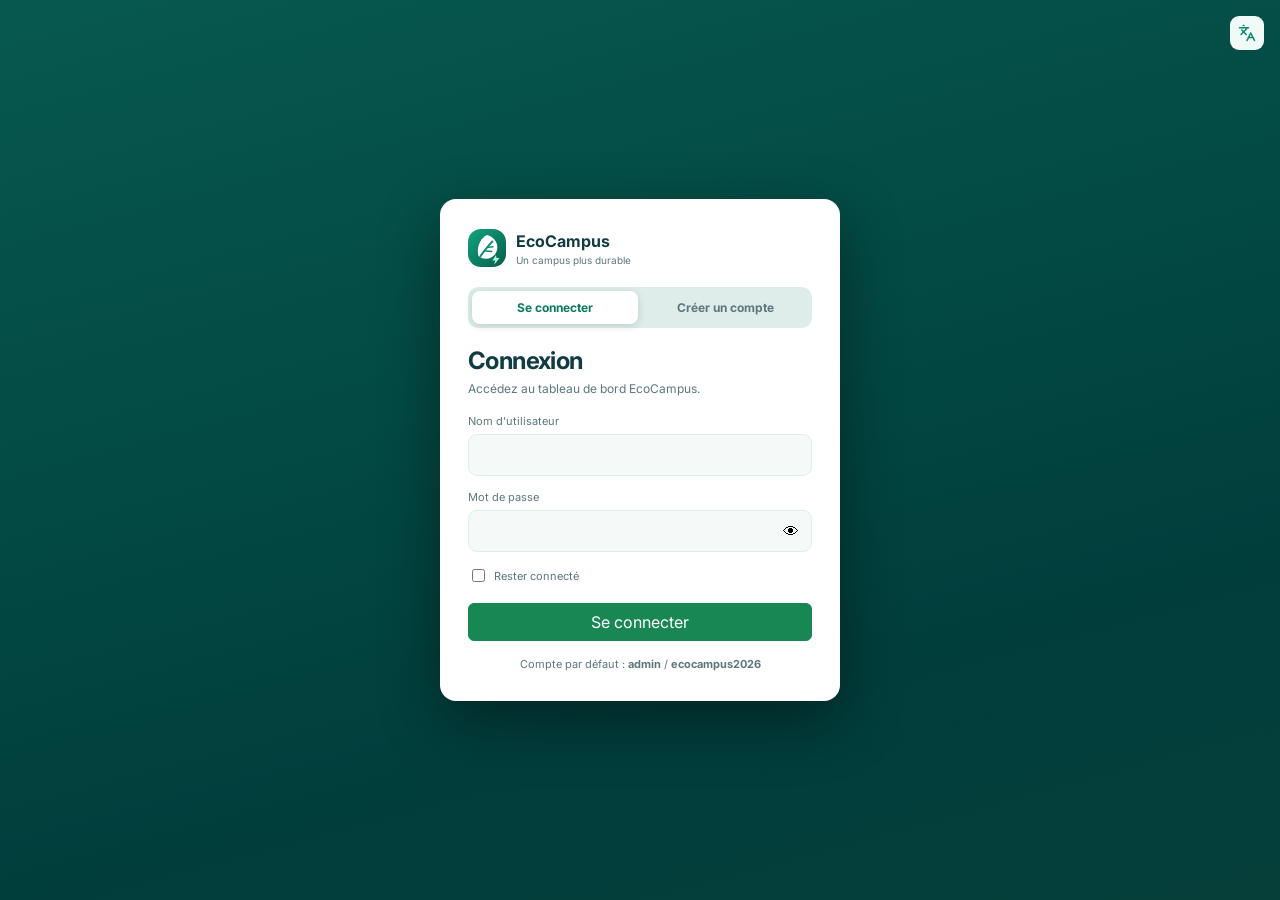
<file: index.html>
<!DOCTYPE html>
<html lang="fr">
  <head>
    <meta charset="UTF-8" />
    <meta name="viewport" content="width=device-width, initial-scale=1.0" />
    <title>EcoCampus — Tableau de bord</title>
    <link rel="icon" type="image/svg+xml" href="./images/favicon.svg" />
    <link rel="icon" type="image/png" sizes="48x48" href="./images/favicon.png" />
    <link rel="apple-touch-icon" href="./images/apple-touch-icon.png" />
    <link rel="stylesheet" href="./css/style.css" />
    <link rel="stylesheet" href="./css/bootstrap-buttons.css" />
    <script src="./js/i18n-dict.js"></script>
    <script src="./js/i18n.js"></script>
  </head>
  <body data-page="dashboard">
    <div class="app-shell">
      <aside class="sidebar">
        <a class="brand" href="index.html"
          ><span class="brand-icon"><img src="./images/logo.svg" alt="" /></span>
          <span><b>EcoCampus</b><small>Un campus plus durable</small></span></a
        >
        <nav class="nav">
          <a class="active" href="index.html"
            ><span
              ><svg
                class="icon"
                viewBox="0 0 24 24"
                fill="none"
                stroke="currentColor"
                stroke-width="2"
                stroke-linecap="round"
                stroke-linejoin="round"
                aria-hidden="true"
              >
                <rect x="3" y="3" width="7" height="9" rx="1" />
                <rect x="14" y="3" width="7" height="5" rx="1" />
                <rect x="14" y="12" width="7" height="9" rx="1" />
                <rect x="3" y="16" width="7" height="5" rx="1" /></svg></span
            >Tableau de bord</a
          ><a href="./pages/donnees.html"
            ><span
              ><svg
                class="icon"
                viewBox="0 0 24 24"
                fill="none"
                stroke="currentColor"
                stroke-width="2"
                stroke-linecap="round"
                stroke-linejoin="round"
                aria-hidden="true"
              >
                <ellipse cx="12" cy="5" rx="9" ry="3" />
                <path d="M3 5v14a9 3 0 0 0 18 0V5" />
                <path d="M3 12a9 3 0 0 0 18 0" /></svg></span
            >Données</a
          ><a href="./pages/graphique.html"
            ><span
              ><svg
                class="icon"
                viewBox="0 0 24 24"
                fill="none"
                stroke="currentColor"
                stroke-width="2"
                stroke-linecap="round"
                stroke-linejoin="round"
                aria-hidden="true"
              >
                <path d="M3 3v16a2 2 0 0 0 2 2h16" />
                <path d="M18 17V9" />
                <path d="M13 17V5" />
                <path d="M8 17v-3" /></svg></span
            >Graphiques</a
          ><a href="./pages/batiment.html"
            ><span
              ><svg
                class="icon"
                viewBox="0 0 24 24"
                fill="none"
                stroke="currentColor"
                stroke-width="2"
                stroke-linecap="round"
                stroke-linejoin="round"
                aria-hidden="true"
              >
                <path d="M6 22V4a2 2 0 0 1 2-2h8a2 2 0 0 1 2 2v18Z" />
                <path d="M6 12H4a2 2 0 0 0-2 2v6a2 2 0 0 0 2 2h2" />
                <path d="M18 9h2a2 2 0 0 1 2 2v9a2 2 0 0 1-2 2h-2" />
                <path d="M10 6h4" />
                <path d="M10 10h4" />
                <path d="M10 14h4" />
                <path d="M10 18h4" /></svg></span
            >Bâtiments</a
          ><a href="./pages/carte.html"><span><svg class="icon" viewBox="0 0 24 24" fill="none" stroke="currentColor" stroke-width="2" stroke-linecap="round" stroke-linejoin="round" aria-hidden="true"><path d="M20 10c0 6-8 12-8 12s-8-6-8-12a8 8 0 0 1 16 0Z" /><circle cx="12" cy="10" r="3" /></svg></span>Carte</a
          ><a href="./pages/parametres.html"
            ><span
              ><svg
                class="icon"
                viewBox="0 0 24 24"
                fill="none"
                stroke="currentColor"
                stroke-width="2"
                stroke-linecap="round"
                stroke-linejoin="round"
                aria-hidden="true"
              >
                <path
                  d="M12.22 2h-.44a2 2 0 0 0-2 2v.18a2 2 0 0 1-1 1.73l-.43.25a2 2 0 0 1-2 0l-.15-.08a2 2 0 0 0-2.73.73l-.22.38a2 2 0 0 0 .73 2.73l.15.1a2 2 0 0 1 1 1.72v.51a2 2 0 0 1-1 1.74l-.15.09a2 2 0 0 0-.73 2.73l.22.38a2 2 0 0 0 2.73.73l.15-.08a2 2 0 0 1 2 0l.43.25a2 2 0 0 1 1 1.73V20a2 2 0 0 0 2 2h.44a2 2 0 0 0 2-2v-.18a2 2 0 0 1 1-1.73l.43-.25a2 2 0 0 1 2 0l.15.08a2 2 0 0 0 2.73-.73l.22-.39a2 2 0 0 0-.73-2.73l-.15-.08a2 2 0 0 1-1-1.74v-.5a2 2 0 0 1 1-1.74l.15-.09a2 2 0 0 0 .73-2.73l-.22-.38a2 2 0 0 0-2.73-.73l-.15.08a2 2 0 0 1-2 0l-.43-.25a2 2 0 0 1-1-1.73V4a2 2 0 0 0-2-2z"
                />
                <circle cx="12" cy="12" r="3" /></svg></span
            >Paramètres</a
          ><a href="./pages/profil.html"
            ><span
              ><svg
                class="icon"
                viewBox="0 0 24 24"
                fill="none"
                stroke="currentColor"
                stroke-width="2"
                stroke-linecap="round"
                stroke-linejoin="round"
                aria-hidden="true"
              >
                <circle cx="12" cy="12" r="10" />
                <circle cx="12" cy="10" r="3" />
                <path
                  d="M7 20.66V19a2 2 0 0 1 2-2h6a2 2 0 0 1 2 2v1.66"
                /></svg></span
            >Mon profil</a
          >
        </nav>
        <div class="sidebar-bottom">
          <div class="campus-line">♧ ♧ ♧</div>
          <b>Ensemble pour un campus<br />plus durable</b>
        </div>
      </aside>
      <main class="main">
        <header class="topbar">
          <div class="mobile-brand">♻ EcoCampus</div>
          <label class="search"
            >⌕ <input placeholder="Rechercher un bâtiment, une ressource..."
          /></label>
          <div class="top-actions">
            <button class="icon-btn" title="Thème" id="themeToggle">☼</button
            ><button class="icon-btn" title="Notifications">♧</button
            ><span class="avatar">G</span
            ><span class="profile">Groupe DSI2</span>
          </div>
        </header>
        <section class="content">
          <div class="welcome hero">
            <div>
              <span class="eyebrow">TABLEAU DE BORD ÉCOLOGIQUE</span>
              <h1>Bienvenue sur EcoCampus</h1>
              <p>
                Suivez et optimisez la consommation énergétique<br />de vos
                bâtiments.
              </p>
              <a class="btn btn-light" href="./pages/graphique.html"
                >Explorer les statistiques →</a
              >
            </div>
          </div>
          <div class="metric-grid">
            <article class="metric green">
              <div class="metric-head">
                <span class="metric-icon">ϟ</span><span>Électricité</span>
              </div>
              <strong>0 <small>kWh</small></strong>
              <p class="muted">Chargement…</p>
            </article>
            <article class="metric blue">
              <div class="metric-head">
                <span class="metric-icon">♒</span><span>Eau</span>
              </div>
              <strong>0 <small>m³</small></strong>
              <p class="muted">Chargement…</p>
            </article>
            <article class="metric orange">
              <div class="metric-head">
                <span class="metric-icon">♨</span><span>Chauffage</span>
              </div>
              <strong>0 <small>kWh</small></strong>
              <p class="muted">Chargement…</p>
            </article>
            <article class="metric purple">
              <div class="metric-head">
                <span class="metric-icon">△</span><span>Anomalies</span>
              </div>
              <strong>0 <small>alertes</small></strong>
              <p class="muted">Bâtiments concernés</p>
            </article>
          </div>
          <div class="two-col">
            <article class="panel">
              <div class="panel-heading">
                <div>
                  <h2>Consommation globale du campus</h2>
                  <p>Évolution quotidienne des ressources</p>
                </div>
                <a href="./pages/graphique.html" class="text-link"
                  >Voir plus ↗</a
                >
              </div>
              <div class="chart-legend">
                <span class="dot green-dot">Électricité</span
                ><span class="dot blue-dot">Eau</span
                ><span class="dot orange-dot">Chauffage</span>
              </div>
              <div class="line-chart"></div>
            </article>
            <article class="panel alerts">
              <div class="panel-heading">
                <div>
                  <h2>Dernières alertes</h2>
                  <p>Événements nécessitant votre attention</p>
                </div>
                <span class="alert-count">0</span>
              </div>
              <div class="alert-item">
                <span class="alert-symbol">!</span>
                <div><b>Chargement…</b><small></small></div>
              </div>
              <a class="text-link" href="./pages/donnees.html"
                >Voir toutes les alertes →</a
              >
            </article>
          </div>
          <article class="panel quick-panel">
            <div class="panel-heading">
              <div>
                <h2>Accès rapide</h2>
                <p>Les outils essentiels en un clic</p>
              </div>
            </div>
            <div class="quick-grid">
              <a href="./pages/donnees.html"
                ><span class="quick-icon green-bg">▤</span
                ><b>Voir les données</b><small>Tableau complet</small></a
              >
              <a href="./pages/graphique.html"
                ><span class="quick-icon blue-bg">▥</span
                ><b>Voir les graphiques</b
                ><small>Analyses et tendances</small></a
              >
              <a href="./pages/batiment.html"
                ><span class="quick-icon mint-bg">▦</span
                ><b>Voir les bâtiments</b><small>Parc immobilier</small></a
              >
              <a href="./pages/parametres.html"
                ><span class="quick-icon purple-bg">⚙</span><b>Paramètres</b
                ><small>Configuration</small></a
              >
            </div>
          </article>
        </section>
        <footer class="footer">
          <span>♻ EcoCampus</span
          ><span>© 2026 EcoCampus · Tous droits réservés</span
          ><span><a href="#">Aide</a> · <a href="#">Contact</a></span>
        </footer>
      </main>
    </div>
    <script src="./js/script.js"></script>
  </body>
</html>
</file>
<file: css/style.css>
@import url("https://fonts.googleapis.com/css2?family=Inter:wght@400;500;600;700;800&display=swap");
:root {
  --ink: #123c43;
  --muted: #759097;
  --green: #087c62;
  --green2: #10ad82;
  --pale: #e9f8f2;
  --line: #dcefeb;
  --bg: #f5faf9;
  --panel: #fff;
  --shadow: 0 5px 22px rgba(14, 89, 79, 0.055);
}
* {
  box-sizing: border-box;
}
body {
  margin: 0;
  background: var(--bg);
  color: var(--ink);
  font-family: Inter, Arial, sans-serif;
  font-size: 13px;
}
a {
  color: inherit;
  text-decoration: none;
}
button,
input,
select {
  font: inherit;
}
button {
  cursor: pointer;
}
.app-shell {
  display: flex;
  min-height: 100vh;
}
.sidebar {
  width: 218px;
  flex: 0 0 218px;
  background: linear-gradient(165deg, #07594f, #003e3c 72%, #063f3a);
  color: #e9fffa;
  padding: 22px 13px 18px;
  display: flex;
  flex-direction: column;
  position: relative;
  overflow: hidden;
}
.sidebar:after {
  content: "";
  position: absolute;
  width: 230px;
  height: 230px;
  border: 1px solid #4bc6a355;
  border-radius: 50%;
  bottom: -145px;
  left: -70px;
  box-shadow: 0 0 0 18px #4bc6a311, 0 0 0 40px #4bc6a30b;
}
.brand {
  display: flex;
  align-items: center;
  gap: 10px;
  padding: 0 9px 29px;
  position: relative;
  z-index: 1;
}
.brand-icon {
  width: 38px;
  height: 38px;
  display: grid;
  place-items: center;
  border-radius: 13px;
  background: #b3f5d9;
  color: #087b60;
  font-size: 25px;
}
.brand b {
  display: block;
  font-size: 16px;
  letter-spacing: -0.4px;
}
.brand small {
  display: block;
  font-size: 9px;
  color: #a6d6ca;
  margin-top: 4px;
}
.nav {
  display: grid;
  gap: 7px;
  position: relative;
  z-index: 1;
}
.nav a {
  display: flex;
  align-items: center;
  gap: 12px;
  padding: 12px 11px;
  border-radius: 9px;
  color: #c0e5dc;
  font-size: 12px;
  transition: 0.2s;
}
.nav a span {
  display: inline-flex;
  width: 18px;
  height: 18px;
  flex-shrink: 0;
}
.icon {
  width: 100%;
  height: 100%;
}
.nav a:hover,
.nav a.active {
  background: linear-gradient(90deg, #0ab58a, #078d72);
  color: #fff;
  box-shadow: 0 5px 14px #001c1a30;
}
.sidebar-bottom {
  margin-top: auto;
  text-align: center;
  padding: 22px 0 3px;
  color: #b9e4d9;
  font-size: 10px;
  line-height: 1.7;
  position: relative;
  z-index: 1;
}
.campus-line {
  font-size: 30px;
  color: #6bd8ac;
  letter-spacing: 4px;
  margin-bottom: 7px;
}
.main {
  min-width: 0;
  flex: 1;
  display: flex;
  flex-direction: column;
}
.topbar {
  height: 67px;
  background: #fff;
  border-bottom: 1px solid #e4f0ed;
  display: flex;
  align-items: center;
  padding: 0 30px;
  gap: 24px;
  position: sticky;
  top: 0;
  z-index: 5;
}
.search {
  display: flex;
  align-items: center;
  gap: 10px;
  background: #f7fbfa;
  border: 1px solid #e3efed;
  border-radius: 9px;
  padding: 0 13px;
  color: #76a29a;
  min-width: 180px;
  height: 38px;
  flex: 1;
  max-width: 490px;
}
.search input {
  background: transparent;
  border: 0;
  outline: 0;
  width: 100%;
  color: var(--ink);
  font-size: 11px;
}
.top-actions {
  display: flex;
  align-items: center;
  gap: 12px;
  margin-left: auto;
}
.icon-btn {
  border: 0;
  background: #f0faf6;
  color: #0a886c;
  border-radius: 9px;
  width: 34px;
  height: 34px;
  font-size: 18px;
}
.avatar {
  display: grid;
  place-items: center;
  background: #e1f4ed;
  border: 2px solid #fff;
  box-shadow: 0 0 0 1px #cde7de;
  border-radius: 50%;
  width: 31px;
  height: 31px;
  color: #06775f;
  font-weight: 800;
}
.profile {
  font-size: 11px;
  font-weight: 700;
}
.mobile-brand {
  display: none;
}
.content {
  padding: 25px 30px 30px;
  flex: 1;
  max-width: 1600px;
  width: 100%;
  margin: 0 auto;
}
.eyebrow {
  font-size: 9px;
  letter-spacing: 1.2px;
  color: #159878;
  font-weight: 800;
}
.welcome {
  border-radius: 15px;
  min-height: 174px;
  padding: 24px 27px;
  display: flex;
  align-items: center;
  justify-content: space-between;
  overflow: hidden;
  position: relative;
}
.hero {
  background: linear-gradient(100deg, #064c45ed, #0a7867e8 55%, #19a77fbb),
    url("https://images.unsplash.com/photo-1497366754035-f200968a6e72?auto=format&fit=crop&w=1500&q=80")
      center/cover;
  color: #fff;
  box-shadow: 0 8px 25px #0a716027;
}
.hero h1 {
  font-size: 25px;
  letter-spacing: -0.8px;
  margin: 8px 0;
}
.hero p {
  font-size: 12px;
  line-height: 1.7;
  color: #ddf8ee;
  margin: 0 0 15px;
}
.hero .eyebrow {
  color: #a5f6d9;
}
.weather {
  width: 118px;
  height: 111px;
  border: 1px solid #ffffff55;
  background: #ffffffed;
  color: #15564e;
  border-radius: 12px;
  display: flex;
  align-items: center;
  justify-content: center;
  flex-direction: column;
  gap: 4px;
  box-shadow: 0 5px 18px #003c3533;
  text-align: center;
  flex-shrink: 0;
}
.weather span {
  font-size: 24px;
}
.weather small {
  font-size: 9px;
  color: #6a8983;
  text-align: center;
}
.weather strong {
  font-size: 21px;
}
.metric-grid {
  display: grid;
  grid-template-columns: repeat(4, minmax(0, 1fr));
  gap: 14px;
  margin: 17px 0;
}
.metric {
  background: var(--panel);
  border: 1px solid var(--line);
  border-radius: 13px;
  padding: 16px 17px;
  box-shadow: var(--shadow);
  min-width: 0;
}
.metric-head {
  display: flex;
  align-items: center;
  gap: 9px;
  font-size: 11px;
  color: #4f7774;
  font-weight: 700;
}
.metric-icon {
  display: grid;
  place-items: center;
  width: 31px;
  height: 31px;
  border-radius: 10px;
  background: #d9f8e9;
  color: #079b70;
  font-size: 21px;
}
.metric > strong {
  display: block;
  font-size: 23px;
  letter-spacing: -0.8px;
  margin: 10px 0 7px;
  color: #153f46;
}
.metric > strong small {
  font-size: 10px;
  letter-spacing: 0;
  color: #7b9995;
  font-weight: 500;
}
.positive {
  color: #08a276 !important;
}
.negative {
  color: #ef7a3d !important;
}
.muted {
  color: #879d9b !important;
}
.metric p {
  margin: 0;
  font-size: 11px;
  font-weight: 700;
}
.metric p span {
  font-size: 9px;
  color: #8aa19e;
  font-weight: 500;
  margin-left: 4px;
}
.two-col {
  display: grid;
  grid-template-columns: minmax(0, 1.55fr) minmax(300px, 1fr);
  gap: 15px;
}
.panel {
  background: var(--panel);
  border: 1px solid var(--line);
  border-radius: 13px;
  padding: 18px;
  box-shadow: var(--shadow);
  min-width: 0;
}
.panel-heading {
  display: flex;
  align-items: center;
  justify-content: space-between;
  gap: 12px;
  margin-bottom: 15px;
}
.panel h2,
.building-info h2,
.settings-card h2 {
  font-size: 13px;
  margin: 0;
  color: #17484e;
  letter-spacing: -0.2px;
}
.panel-heading p {
  margin: 5px 0 0;
  font-size: 10px;
  color: #91a8a5;
}
.text-link {
  color: #078c6c;
  font-weight: 700;
  font-size: 10px;
  white-space: nowrap;
}
.chart-legend {
  display: flex;
  gap: 14px;
  align-items: center;
  justify-content: center;
  font-size: 9px;
  color: #779590;
  margin: 5px 0 12px;
}
.dot {
  display: inline-flex;
  align-items: center;
  gap: 6px;
}
.dot:before,
.dot i {
  content: "";
  width: 7px;
  height: 7px;
  border-radius: 50%;
  display: inline-block;
}
.line-chart {
  height: 178px;
  position: relative;
  padding: 3px 0 18px 33px;
}
.alerts .panel-heading {
  margin-bottom: 12px;
}
.alert-count {
  background: #fff0e9;
  color: #e36b39;
  padding: 5px 9px;
  border-radius: 7px;
  font-weight: 800;
}
.alert-item {
  display: flex;
  gap: 10px;
  padding: 12px 0;
  border-bottom: 1px solid #eef4f2;
}
.alert-symbol {
  width: 26px;
  height: 26px;
  display: grid;
  place-items: center;
  flex: 0 0 26px;
  border-radius: 8px;
  background: #fff0eb;
  color: #e56c45;
  font-weight: 900;
}
.alert-item b {
  font-size: 10px;
  display: block;
  margin: 1px 0 5px;
}
.alert-item small {
  font-size: 9px;
  color: #9aadaa;
}
.alerts > .text-link {
  display: inline-block;
  margin-top: 15px;
}
.quick-panel {
  margin-top: 15px;
}
.quick-grid {
  display: grid;
  grid-template-columns: repeat(4, 1fr);
  gap: 12px;
}
.quick-grid a {
  display: grid;
  grid-template-columns: 35px 1fr;
  column-gap: 10px;
  align-items: center;
  padding: 12px;
  border: 1px solid #e4f1ed;
  border-radius: 10px;
  background: #fbfefd;
}
.quick-grid a:hover {
  border-color: #9cdeca;
  background: #f4fcf8;
}
.quick-icon {
  grid-row: span 2;
  width: 35px;
  height: 35px;
  display: grid;
  place-items: center;
  border-radius: 10px;
  font-size: 18px;
}
.green-bg {
  background: #dff9ec;
  color: #0b9c72;
}
.blue-bg {
  background: #e1f0ff;
  color: #168be6;
}
.mint-bg {
  background: #e2f7f0;
  color: #0b8c70;
}
.purple-bg {
  background: #eee5ff;
  color: #8759e8;
}
.quick-grid b {
  font-size: 10px;
}
.quick-grid small {
  font-size: 9px;
  color: #91a8a4;
  margin-top: 4px;
}
.footer {
  border-top: 1px solid #e0eeea;
  padding: 14px 30px;
  display: flex;
  align-items: center;
  justify-content: space-between;
  color: #8aa29e;
  font-size: 9px;
  background: #fff;
}
.footer span:first-child {
  color: #078568;
  font-weight: 800;
}
.footer a:hover {
  color: #087c62;
}
.page-title {
  display: flex;
  align-items: center;
  justify-content: space-between;
  gap: 20px;
  margin: 0 0 20px;
}
.page-title h1 {
  font-size: 27px;
  letter-spacing: -0.8px;
  margin: 5px 0;
}
.page-title p {
  font-size: 12px;
  color: #799692;
  margin: 0;
}
.filters {
  padding: 15px;
  margin-bottom: 16px;
}
.filter-row {
  display: flex;
  gap: 10px;
  align-items: center;
  flex-wrap: wrap;
}
.filter-row + .filter-row {
  margin-top: 13px;
  padding-top: 12px;
  border-top: 1px solid #edf4f1;
}
.filter-row select,
.date-select,
.building-search select {
  height: 38px;
  border: 1px solid #deeeea;
  background: #fbfefd;
  color: #547a75;
  border-radius: 8px;
  padding: 0 12px;
  font-size: 10px;
  flex: 1;
  min-width: 140px;
  outline: none;
}
.resource-tabs .tab {
  border: 1px solid #e4f0ed;
  background: #fff;
  color: #698c86;
  border-radius: 8px;
  padding: 9px 12px;
  font-size: 10px;
}
.tab.active {
  background: #087c62;
  color: #fff;
  border-color: #087c62;
}
.resource-tabs .btn-outline-success {
  margin-left: auto;
}
.table-panel {
  padding: 18px;
}
.small-badge {
  font-size: 9px;
  color: #078c6c;
  background: #e9faf3;
  padding: 7px 9px;
  border-radius: 7px;
}
.table-wrap {
  overflow-x: auto;
}
table {
  width: 100%;
  border-collapse: collapse;
  white-space: nowrap;
  text-align: left;
}
th {
  font-size: 9px;
  color: #819c97;
  font-weight: 700;
  background: #f6fbf9;
  padding: 13px 11px;
  border-bottom: 1px solid #e6f0ed;
}
td {
  font-size: 10px;
  color: #547773;
  padding: 14px 11px;
  border-bottom: 1px solid #edf4f2;
}
tbody tr:hover {
  background: #f9fdfb;
}
.resource-label {
  color: #0b9b73;
  font-weight: 700;
}
.water-text {
  color: #168be6;
}
.heat-text {
  color: #ef843d;
}
.status {
  display: inline-block;
  border-radius: 20px;
  padding: 5px 9px;
  font-size: 9px;
  font-weight: 700;
}
.row-action {
  display: inline-flex;
  align-items: center;
  justify-content: center;
  width: 30px;
  height: 30px;
  padding: 7px;
  border: 1px solid transparent;
  border-radius: 8px;
  background: #e9faf3;
  color: #0a8d6d;
  cursor: pointer;
  transition: 0.15s;
  vertical-align: middle;
}
.row-action:hover {
  background: #0a8d6d;
  color: #fff;
}
.delete-row {
  background: #fdecec;
  color: #dc2626;
}
.delete-row:hover {
  background: #dc2626;
  color: #fff;
}
.row-action:focus-visible {
  outline: 2px solid currentColor;
  outline-offset: 2px;
}
.table-bottom {
  display: flex;
  justify-content: space-between;
  align-items: center;
  margin-top: 14px;
  color: #8ba19d;
  font-size: 10px;
}
.pagination {
  display: flex;
  gap: 5px;
}
.pagination button {
  border: 1px solid #e2efeb;
  background: #fff;
  border-radius: 5px;
  min-width: 27px;
  height: 27px;
  color: #6c918a;
  font-size: 10px;
}
.pagination .selected {
  background: #087c62;
  color: #fff;
  border-color: #087c62;
}
.notice {
  margin-top: 13px;
  padding: 13px 16px;
  background: #edf9f5;
  border: 1px solid #d4f0e5;
  border-radius: 9px;
  color: #56857a;
  font-size: 10px;
}
.notice span {
  color: #0a9b72;
  margin-right: 8px;
}
.date-select {
  max-width: 245px;
  flex: 0 1 245px;
}
.chart-tabs,
.settings-tabs,
.detail-tabs {
  display: flex;
  gap: 7px;
  margin: 0 0 15px;
  flex-wrap: wrap;
}
.chart-tabs .tab,
.settings-tabs .tab,
.detail-tabs .tab {
  border: 1px solid #dceee8;
  background: #fff;
  border-radius: 8px;
  padding: 10px 17px;
  color: #648c83;
  font-size: 10px;
}
.chart-tabs .tab.active,
.settings-tabs .tab.active,
.detail-tabs .tab.active {
  background: #087c62;
  color: #fff;
}
.chart-grid {
  display: grid;
  grid-template-columns: repeat(2, minmax(0, 1fr));
  gap: 15px;
}
.donut-area {
  display: flex;
  align-items: center;
  justify-content: center;
  gap: 25px;
  padding: 8px 0 12px;
}
.donut {
  width: 148px;
  height: 148px;
  border-radius: 50%;
  background: conic-gradient(#10b985 0 51%, #168be6 51% 64%, #f68b3b 64% 100%);
  display: grid;
  place-items: center;
  position: relative;
  flex-shrink: 0;
}
.donut:before {
  content: "";
  position: absolute;
  inset: 17px;
  border-radius: 50%;
  background: #fff;
}
.donut > div {
  position: relative;
  z-index: 1;
  display: flex;
  flex-direction: column;
  align-items: center;
  gap: 3px;
}
.donut b {
  font-size: 10px;
  color: #7b9b94;
}
.donut strong {
  font-size: 19px;
  color: #194c50;
}
.donut small {
  font-size: 9px;
  color: #7b9b94;
}
.legend-list {
  display: grid;
  gap: 15px;
  min-width: 120px;
}
.legend-list span {
  display: flex;
  align-items: center;
  gap: 7px;
  font-size: 10px;
  color: #648781;
}
.legend-list b {
  margin-left: auto;
  color: #1d5556;
}
.legend-list .dot:before {
  width: 8px;
  height: 8px;
}
.tall {
  height: 210px;
}
.bar-chart {
  height: 190px;
  display: flex;
  align-items: flex-end;
  justify-content: space-around;
  border-bottom: 1px solid #e3efec;
  padding: 12px 8px 0;
}
.rank-list {
  display: grid;
  gap: 15px;
  padding: 9px 0;
}
.rank-list > div {
  display: grid;
  grid-template-columns: 90px 1fr 45px;
  gap: 9px;
  align-items: center;
  font-size: 10px;
  color: #628680;
}
.rank-list i {
  height: 9px;
  background: #edf5f2;
  border-radius: 10px;
  overflow: hidden;
}
.rank-list i b {
  display: block;
  height: 100%;
  border-radius: 10px;
  background: linear-gradient(90deg, #11b884, #0b8e9d);
}
.rank-list strong {
  text-align: right;
  color: #24565a;
  font-size: 10px;
}
.compact {
  gap: 17px;
}
.compact .donut {
  width: 120px;
  height: 120px;
}
.compact .donut:before {
  inset: 14px;
}
.anomaly-donut {
  background: conic-gradient(#10b985 0 50%, #168be6 50% 75%, #f68b3b 75% 100%);
}
.trend-panel {
  position: relative;
}
.trend-panel > p {
  font-size: 12px;
  line-height: 1.8;
  color: #638780;
  max-width: 230px;
  margin: 15px 0;
}
.trend-icon {
  width: 54px;
  height: 54px;
  display: grid;
  place-items: center;
  border-radius: 14px;
  background: #e4f9ee;
  color: #10ae7e;
  font-size: 33px;
  margin: 25px 0 5px;
}
.building-search {
  display: flex;
  gap: 12px;
  margin-bottom: 17px;
}
.building-search .search {
  max-width: none;
  flex: 1;
}
.building-search select {
  max-width: 190px;
}
.building-grid {
  display: grid;
  grid-template-columns: repeat(3, minmax(0, 1fr));
  gap: 15px;
}
.building-card {
  background: #fff;
  border: 1px solid #dceee8;
  border-radius: 13px;
  overflow: hidden;
  box-shadow: var(--shadow);
}
.building-photo {
  height: 125px;
  position: relative;
  background-size: cover;
  background-position: center;
}
.building-photo:after {
  content: "";
  position: absolute;
  inset: 0;
  background: linear-gradient(0deg, #003f3a80, transparent 70%);
}
.building-photo span {
  position: absolute;
  z-index: 1;
  bottom: 10px;
  left: 12px;
  background: #ffffffdc;
  color: #176358;
  border-radius: 5px;
  padding: 5px 7px;
  font-size: 8px;
  font-weight: 800;
  letter-spacing: 0.7px;
}
.photo-one {
  background-image: url("https://images.unsplash.com/photo-1562774053-701939374585?auto=format&fit=crop&w=800&q=80");
}
.photo-two {
  background-image: url("https://images.unsplash.com/photo-1564981797816-1043664bf78d?auto=format&fit=crop&w=800&q=80");
}
.photo-three {
  background-image: url("https://images.unsplash.com/photo-1507842217343-583bb7270b66?auto=format&fit=crop&w=800&q=80");
}
.photo-four {
  background-image: url("https://images.unsplash.com/photo-1555854877-bab0e564b8d5?auto=format&fit=crop&w=800&q=80");
}
.photo-five {
  background-image: url("https://images.unsplash.com/photo-1486406146926-c627a92ad1ab?auto=format&fit=crop&w=800&q=80");
}
.building-info {
  padding: 14px;
}
.building-info h2 {
  font-size: 12px;
  margin-bottom: 12px;
}
.building-value {
  font-size: 17px;
  font-weight: 800;
  display: flex;
  align-items: center;
  gap: 5px;
}
.building-value small {
  font-size: 9px;
  color: #83a09a;
  font-weight: 500;
}
.building-value span {
  margin-left: auto;
  font-size: 10px;
}
.mini-progress {
  height: 5px;
  border-radius: 8px;
  background: #edf5f1;
  margin: 12px 0;
  overflow: hidden;
}
.mini-progress i {
  display: block;
  height: 100%;
  background: #10b985;
  border-radius: 8px;
}
.total-card {
  padding: 20px;
  background: linear-gradient(145deg, #fff, #effbf6);
  display: flex;
  flex-direction: column;
  justify-content: center;
  min-height: 245px;
}
.total-icon {
  font-size: 28px;
  color: #0da87b;
  margin-bottom: 12px;
}
.total-card h2 {
  margin: 8px 0;
}
.total-card > strong {
  font-size: 26px;
  margin: 6px 0;
}
.total-card > strong small {
  font-size: 11px;
  color: #7d9a93;
}
.total-card p {
  font-size: 11px;
  font-weight: 700;
}
.total-card p span {
  font-weight: 500;
  color: #7d9a93;
}
.total-illustration {
  font-size: 25px;
  margin-top: 10px;
  text-align: right;
}
.sustainability {
  display: flex;
  align-items: center;
  gap: 13px;
  margin-top: 16px;
  padding: 14px 18px;
  border: 1px solid #d7eee4;
  border-radius: 11px;
  background: #eefaf5;
}
.sustainability > span {
  font-size: 28px;
  color: #0b9b70;
}
.sustainability b {
  font-size: 11px;
}
.sustainability p {
  margin: 5px 0 0;
  color: #7b9a92;
  font-size: 10px;
}
.sustainability > a {
  margin-left: auto;
  color: #0a906c;
  font-weight: 700;
  font-size: 10px;
}
.settings-grid {
  display: grid;
  grid-template-columns: 1fr 1fr;
  gap: 15px;
}
.settings-card {
  padding: 22px;
}
.settings-card h2 {
  margin-bottom: 17px;
}
.settings-card > label {
  display: grid;
  gap: 7px;
  font-size: 10px;
  color: #71928a;
  margin-bottom: 15px;
}
.settings-card input:not([type="radio"]):not([type="checkbox"]),
.settings-card select {
  width: 100%;
  height: 38px;
  border: 1px solid #dceee8;
  border-radius: 8px;
  padding: 0 11px;
  color: #4e7770;
  background: #fbfefd;
  outline: none;
}
.settings-card .subhead {
  border-top: 1px solid #eaf3f0;
  padding-top: 19px;
  margin-top: 22px;
}
.full {
  width: 100%;
  margin-top: 10px;
}
.radio-row {
  display: flex;
  gap: 25px;
  margin: 8px 0 17px;
  color: #4f7a72;
}
.radio-row label {
  display: flex;
  align-items: center;
  gap: 7px;
  font-size: 11px;
}
.setting-link {
  display: flex;
  justify-content: space-between;
  padding: 12px 0;
  border-bottom: 1px solid #edf4f1;
  font-size: 11px;
  color: #4d7971;
}
.switch-row {
  display: flex !important;
  align-items: center;
  justify-content: space-between;
}
.switch {
  accent-color: #078c6c;
}
.breadcrumbs {
  font-size: 10px;
  color: #7c9a93;
  margin-bottom: 15px;
}
.breadcrumbs a {
  color: #0a906c;
}
.detail-title {
  align-items: center;
}
.detail-actions {
  display: flex;
  align-items: center;
  gap: 13px;
}
.detail-photo {
  width: 110px;
  height: 70px;
  border-radius: 10px;
  background: url("https://images.unsplash.com/photo-1507842217343-583bb7270b66?auto=format&fit=crop&w=400&q=80")
    center/cover;
}
.detail-metrics {
  grid-template-columns: repeat(3, minmax(0, 1fr));
}
.detail-tabs {
  margin-top: 5px;
}
.detail-columns {
  grid-template-columns: minmax(0, 1.7fr) minmax(240px, 0.8fr);
}
.details-panel dl {
  display: grid;
  grid-template-columns: 1fr 1.2fr;
  gap: 15px 8px;
  font-size: 10px;
}
.details-panel dt {
  color: #7c9b94;
}
.details-panel dd {
  margin: 0;
  color: #255c59;
  font-weight: 700;
}
.recent-alert {
  margin-top: 15px;
  display: flex;
  align-items: center;
  justify-content: space-between;
  background: #fffaf7;
  border-color: #f5e5dc;
}
.recent-alert h2 {
  color: #d66d43;
  margin-bottom: 10px;
}
.recent-alert p {
  margin: 0;
  font-size: 10px;
  color: #7a8f8b;
}
.recent-alert p small {
  display: block;
  margin-top: 6px;
  color: #9caeaa;
}
.dark-mode {
  --ink: #e1f5ef;
  --muted: #a0bdb6;
  --bg: #102a2a;
  --panel: #173735;
  --line: #28534c;
  --shadow: 0 5px 22px #001b1a30;
}
.dark-mode .topbar,
.dark-mode .footer {
  background: #173735;
  border-color: #28534c;
}
.dark-mode .panel h2,
.dark-mode .building-info h2,
.dark-mode .settings-card h2,
.dark-mode .metric > strong {
  color: #d9f5eb;
}
.dark-mode .search,
.dark-mode .filter-row select,
.dark-mode .date-select,
.dark-mode .building-search select,
.dark-mode .settings-card input,
.dark-mode .settings-card select,
.dark-mode .chart-tabs .tab,
.dark-mode .settings-tabs .tab,
.dark-mode .detail-tabs .tab,
.dark-mode .resource-tabs .tab,
.dark-mode .filter-input {
  background: #204541;
  color: #d9f5eb;
  border-color: #35635a;
}
.dark-mode .pagination button {
  background: #204541;
  color: #d9f5eb;
  border-color: #35635a;
}
.dark-mode .tab.active,
.dark-mode .pagination .selected {
  background: #087c62;
  color: #fff;
}
.dark-mode .metric {
  background: #173735;
}
.dark-mode td {
  color: #c0d9d2;
  border-color: #28534c;
}
.dark-mode th {
  background: #204541;
  color: #b1d0c8;
}
.dark-mode .donut:before {
  background: #173735;
}
.dark-mode .donut strong {
  color: #d9f5eb;
}
.dark-mode .building-card,
.dark-mode .quick-grid a {
  background: #173735;
  border-color: #28534c;
}
.dark-mode .total-card {
  background: #173735;
}
.dark-mode .quick-grid b {
  color: #d9f5eb;
}
.dark-mode .notice,
.dark-mode .sustainability {
  background: #173735;
  border-color: #28534c;
  color: #b1d0c8;
}
.dark-mode .icon-btn,
.dark-mode .avatar {
  background: #204541;
  color: #d9f5eb;
}
@media (max-width: 1100px) {
  .sidebar {
    width: 190px;
    flex-basis: 190px;
  }
  .content {
    padding: 20px;
  }
  .topbar {
    padding: 0 20px;
  }
  .metric-grid {
    gap: 9px;
  }
  .metric {
    padding: 13px;
  }
  .metric > strong {
    font-size: 20px;
  }
  .two-col {
    grid-template-columns: 1.25fr 1fr;
  }
  .building-grid {
    grid-template-columns: repeat(2, minmax(0, 1fr));
  }
  .quick-grid {
    grid-template-columns: repeat(2, 1fr);
  }
}
@media (max-width: 760px) {
  .app-shell {
    display: block;
  }
  .sidebar {
    width: auto;
    display: block;
    padding: 12px;
    position: static;
  }
  .brand {
    padding: 0 6px 12px;
  }
  .sidebar-bottom {
    display: none;
  }
  .nav {
    display: flex;
    overflow-x: auto;
    gap: 5px;
  }
  .nav a {
    white-space: nowrap;
    padding: 10px;
    font-size: 10px;
  }
  .nav a span {
    display: none;
  }
  .topbar {
    height: 57px;
    padding: 0 13px;
    gap: 10px;
  }
  .mobile-brand {
    display: block;
    white-space: nowrap;
    font-size: 12px;
    font-weight: 800;
    color: #078568;
  }
  .topbar .search {
    max-width: none;
    min-width: 0;
    height: 34px;
  }
  .profile,
  .top-actions .icon-btn:nth-child(2) {
    display: none;
  }
  .top-actions {
    gap: 7px;
  }
  .content {
    padding: 16px 12px 22px;
  }
  .welcome {
    padding: 20px;
    min-height: 160px;
    gap: 12px;
  }
  .hero h1 {
    font-size: 21px;
  }
  .weather {
    width: 96px;
    height: 100px;
  }
  .metric-grid {
    grid-template-columns: repeat(2, minmax(0, 1fr));
    gap: 9px;
  }
  .metric {
    padding: 13px;
  }
  .metric > strong {
    font-size: 20px;
  }
  .two-col,
  .chart-grid,
  .settings-grid,
  .detail-columns {
    grid-template-columns: 1fr;
  }
  .quick-grid {
    grid-template-columns: repeat(2, minmax(0, 1fr));
  }
  .footer {
    padding: 13px;
    gap: 8px;
    flex-wrap: wrap;
  }
  .page-title {
    align-items: flex-start;
    flex-direction: column;
  }
  .page-title .btn {
    align-self: flex-start;
  }
  .date-select {
    max-width: none;
    flex: 1 1 auto;
    width: 100%;
  }
  .filter-row select,
  .filter-row .filter-input {
    min-width: calc(50% - 8px);
  }
  .filter-row .btn {
    flex: 1;
  }
  .resource-tabs .btn-outline-success {
    margin-left: 0;
  }
  .table-bottom {
    gap: 12px;
    flex-wrap: wrap;
  }
  .building-grid {
    grid-template-columns: repeat(2, minmax(0, 1fr));
    gap: 9px;
  }
  .building-photo {
    height: 100px;
  }
  .building-info {
    padding: 10px;
  }
  .building-value {
    font-size: 14px;
  }
  .building-value span {
    font-size: 9px;
  }
  .building-search {
    flex-wrap: wrap;
  }
  .building-search select {
    max-width: none;
  }
  .donut-area {
    gap: 15px;
  }
  .donut {
    width: 125px;
    height: 125px;
  }
  .legend-list {
    min-width: 100px;
  }
  .detail-actions {
    width: 100%;
    justify-content: space-between;
  }
  .detail-photo {
    width: 85px;
  }
  .detail-title {
    gap: 12px;
  }
  .detail-metrics {
    grid-template-columns: 1fr;
  }
  .recent-alert {
    align-items: flex-start;
    gap: 12px;
    flex-direction: column;
  }
  .chart-tabs .tab,
  .settings-tabs .tab,
  .detail-tabs .tab {
    padding: 9px 11px;
  }
  .settings-card {
    padding: 16px;
  }
  .sustainability {
    flex-wrap: wrap;
  }
}
@media (max-width: 420px) {
  .nav a {
    padding: 9px 8px;
  }
  .nav {
    gap: 2px;
  }
  .brand b {
    font-size: 14px;
  }
  .weather {
    width: 84px;
  }
  .hero p {
    font-size: 10px;
  }
  .hero h1 {
    font-size: 18px;
  }
  .metric > strong {
    font-size: 18px;
  }
  .building-grid {
    grid-template-columns: 1fr;
  }
  .building-photo {
    height: 135px;
  }
  .donut-area {
    flex-direction: column;
  }
  .legend-list {
    width: 100%;
  }
  .profile {
    display: none;
  }
  .filter-row select,
  .filter-row .filter-input {
    min-width: 100%;
  }
}

/* ===== Thème v2 : une couleur = un sens ===== */
:root {
  --c-elec: #7c3aed;
  --c-water: #0284c7;
  --c-heat: #ea580c;
  --c-alert: #dc2626;
  --t-elec: #6d28d9;
  --t-water: #0369a1;
  --t-heat: #c2410c;
  --ok: #0a7f5a;
  --soft: #5d777c;
  --brand: #0b7a5f;
}
.dark-mode {
  --c-elec: #a78bfa;
  --c-water: #38bdf8;
  --c-heat: #fb923c;
  --c-alert: #f87171;
  --t-elec: #c4b5fd;
  --t-water: #7dd3fc;
  --t-heat: #fdba74;
  --ok: #34d399;
  --soft: #9dbab3;
}
:focus-visible {
  outline: 2px solid var(--brand);
  outline-offset: 2px;
}
.green-dot:before,
.green-dot i {
  background: var(--c-elec);
}
.blue-dot:before,
.blue-dot i {
  background: var(--c-water);
}
.orange-dot:before,
.orange-dot i {
  background: var(--c-heat);
}
.metric.green,
.metric.blue,
.metric.orange,
.metric.purple {
  --mc: var(--brand);
  background: linear-gradient(
    145deg,
    var(--panel),
    color-mix(in srgb, var(--mc) 9%, var(--panel))
  );
  border-color: color-mix(in srgb, var(--mc) 28%, var(--line));
}
.metric.green {
  --mc: var(--c-elec);
}
.metric.blue {
  --mc: var(--c-water);
}
.metric.orange {
  --mc: var(--c-heat);
}
.metric.purple {
  --mc: var(--c-alert);
}
.metric .metric-icon {
  background: color-mix(in srgb, var(--mc) 16%, var(--panel));
  color: var(--mc);
}
.resource-label {
  color: var(--t-elec);
}
.water-text {
  color: var(--t-water);
}
.heat-text {
  color: var(--t-heat);
}
.positive {
  color: var(--ok) !important;
}
.negative {
  color: var(--c-alert) !important;
}
.status.normal {
  background: color-mix(in srgb, var(--ok) 14%, transparent);
  color: var(--ok);
}
.status.warning,
.alert-count,
.alert-symbol {
  background: color-mix(in srgb, var(--c-alert) 14%, transparent);
  color: var(--c-alert);
}
.recent-alert {
  background: color-mix(in srgb, var(--c-alert) 6%, var(--panel));
  border-color: color-mix(in srgb, var(--c-alert) 25%, var(--line));
}
.recent-alert h2 {
  color: var(--c-alert);
}
.mini-progress i {
  background: var(--c-elec);
}
.row-alert {
  background: color-mix(in srgb, var(--c-alert) 7%, transparent);
}
.row-alert td:first-child {
  box-shadow: inset 3px 0 var(--c-alert);
}
.panel-heading p,
.page-title p,
.table-bottom,
.alert-item small,
.chart-legend,
.legend-list span,
.metric p span,
.footer,
th,
.breadcrumbs,
.building-value small,
.quick-grid small {
  color: var(--soft);
}
.pagination button:disabled {
  opacity: 0.4;
  cursor: default;
}
.notice.error {
  background: color-mix(in srgb, var(--c-alert) 8%, var(--panel));
  border-color: color-mix(in srgb, var(--c-alert) 30%, var(--line));
  color: var(--c-alert);
  margin: 0 0 16px;
  font-size: 12px;
}
.chart-box {
  position: relative;
  height: 240px;
}
.toast-wrap {
  position: fixed;
  right: 18px;
  bottom: 18px;
  display: grid;
  gap: 8px;
  z-index: 50;
  max-width: calc(100vw - 36px);
}
.toast {
  background: #123c43;
  color: #fff;
  padding: 12px 16px;
  border-radius: 10px;
  font-size: 12px;
  box-shadow: 0 8px 24px #0004;
  border-left: 4px solid var(--ok);
  animation: toastIn 0.35s ease;
}
.toast.alert {
  border-left-color: var(--c-alert);
  animation: toastIn 0.35s ease, pulse 1.2s 0.35s 2;
}
@keyframes toastIn {
  from {
    transform: translateX(30px);
    opacity: 0;
  }
}
@keyframes pulse {
  50% {
    box-shadow: 0 0 0 6px #dc262633;
  }
}
@media (prefers-reduced-motion: reduce) {
  .toast,
  .toast.alert {
    animation: none;
  }
}
@media print {
  .sidebar,
  .topbar,
  .footer,
  .btn,
  .chart-tabs,
  .pagination {
    display: none !important;
  }
  .app-shell {
    display: block;
  }
  .panel {
    box-shadow: none;
    break-inside: avoid;
  }
}

/* ===== Ajouts : dialogues, paramètres, météo, responsive ===== */
[hidden] {
  display: none !important;
}
.modal {
  border: 1px solid var(--line);
  border-radius: 14px;
  padding: 22px;
  width: min(420px, 92vw);
  background: var(--panel);
  color: var(--ink);
  box-shadow: 0 20px 60px #0006;
}
.modal::backdrop {
  background: #0008;
}
.modal h2 {
  margin: 0 0 6px;
  font-size: 16px;
}
.modal p {
  color: var(--soft);
  font-size: 12px;
}
.modal label {
  display: grid;
  gap: 6px;
  font-size: 11px;
  margin-top: 12px;
}
.modal input,
.modal select {
  height: 38px;
  border: 1px solid var(--line);
  border-radius: 8px;
  padding: 0 11px;
  background: var(--bg);
  color: var(--ink);
}
.modal-actions {
  display: flex;
  gap: 10px;
  justify-content: flex-end;
  margin-top: 20px;
}
.filter-row .filter-input {
  height: 38px;
  flex: 1;
  min-width: 140px;
  border: 1px solid #deeeea;
  border-radius: 8px;
  padding: 0 12px;
  font-size: 10px;
  background: var(--panel);
  color: var(--ink);
  outline: none;
}
.settings-pane {
  margin-bottom: 15px;
}
.save-bar {
  margin-top: 5px;
}
body.big-text {
  zoom: 1.15;
}
.settings-card p.muted {
  font-size: 12px;
  line-height: 1.7;
}
.settings-card input[readonly] {
  opacity: 0.7;
}
@media (max-width: 760px) {
  .modal-actions .btn {
    flex: 1;
  }
  .settings-tabs {
    flex-wrap: nowrap;
    overflow-x: auto;
  }
  .settings-tabs .tab {
    white-space: nowrap;
  }
  .save-bar {
    width: 100%;
  }
  .toast-wrap {
    left: 12px;
    right: 12px;
    bottom: 12px;
  }
}

/* ===== Connexion ===== */
.login-body {
  min-height: 100vh;
  display: grid;
  place-items: center;
  padding: 20px;
  background: linear-gradient(165deg, #07594f, #003e3c 72%, #063f3a);
}
.login-card {
  width: min(400px, 100%);
  background: var(--panel);
  color: var(--ink);
  border-radius: 16px;
  padding: 30px 28px;
  box-shadow: 0 20px 60px #0006;
}
.login-brand {
  display: flex;
  align-items: center;
  gap: 10px;
  margin-bottom: 20px;
}
.login-brand b {
  display: block;
  font-size: 16px;
}
.login-brand small {
  display: block;
  font-size: 10px;
  color: var(--soft);
  margin-top: 3px;
}
.login-card h1 {
  font-size: 24px;
  margin: 0 0 6px;
  letter-spacing: -0.6px;
}
.login-sub {
  font-size: 12px;
  color: var(--soft);
  margin: 0 0 18px;
}
.login-card form {
  display: grid;
  gap: 14px;
}
.login-card label {
  display: grid;
  gap: 6px;
  font-size: 11px;
  color: var(--soft);
}
.login-card input:not([type="checkbox"]) {
  width: 100%;
  height: 42px;
  border: 1px solid var(--line);
  border-radius: 9px;
  padding: 0 12px;
  font-size: 13px;
  background: var(--bg);
  color: var(--ink);
  outline: none;
}
.login-card input:focus {
  border-color: var(--brand);
}
.pwd-wrap {
  position: relative;
  display: block;
}
.pwd-wrap input {
  padding-right: 44px !important;
}
.pwd-toggle {
  position: absolute;
  right: 4px;
  top: 4px;
  width: 34px;
  height: 34px;
  border: 0;
  background: transparent;
  font-size: 16px;
  border-radius: 8px;
}
.remember {
  display: flex !important;
  align-items: center;
  gap: 8px;
  grid-template-columns: none;
}
.login-error {
  margin: 0;
  padding: 10px 12px;
  border-radius: 8px;
  font-size: 12px;
  background: color-mix(in srgb, var(--c-alert) 10%, transparent);
  color: var(--c-alert);
}
.login-card .btn {
  margin-top: 4px;
}
.login-hint {
  margin: 16px 0 0;
  font-size: 11px;
  color: var(--soft);
  text-align: center;
}
.shake {
  animation: shake 0.35s;
}
@keyframes shake {
  25% {
    transform: translateX(-6px);
  }
  75% {
    transform: translateX(6px);
  }
}
@media (prefers-reduced-motion: reduce) {
  .shake {
    animation: none;
  }
}

/* ===== Recherche ===== */
.topbar .search {
  position: relative;
}
.search-results {
  position: absolute;
  top: 44px;
  left: 0;
  right: 0;
  background: var(--panel);
  color: var(--ink);
  border: 1px solid var(--line);
  border-radius: 12px;
  box-shadow: 0 12px 32px #0003;
  padding: 6px;
  z-index: 20;
  max-height: 70vh;
  overflow: auto;
}
.search-results h4 {
  margin: 8px 8px 4px;
  font-size: 9px;
  letter-spacing: 1px;
  text-transform: uppercase;
  color: var(--soft);
}
.search-results a {
  display: flex;
  align-items: center;
  gap: 10px;
  padding: 9px 10px;
  border-radius: 8px;
  font-size: 12px;
  color: var(--ink);
}
.search-results a:hover,
.search-results a:focus-visible {
  background: color-mix(in srgb, var(--brand) 12%, transparent);
}
.search-results a span {
  width: 16px;
  text-align: center;
  color: var(--brand);
}
.search-results a small {
  margin-left: auto;
  color: var(--soft);
  font-size: 10px;
}
.hit {
  outline: 2px solid var(--brand);
  outline-offset: 3px;
  border-radius: 6px;
  background: color-mix(in srgb, var(--brand) 10%, transparent);
}
#noBat {
  margin-top: 12px;
  font-size: 12px;
}

.login-tabs {
  display: grid;
  grid-template-columns: 1fr 1fr;
  gap: 4px;
  padding: 4px;
  margin-bottom: 18px;
  border-radius: 10px;
  background: color-mix(in srgb, var(--brand) 10%, var(--bg));
}
.login-tabs button {
  border: 0;
  background: transparent;
  color: var(--soft);
  border-radius: 8px;
  padding: 9px;
  font-size: 12px;
  font-weight: 700;
}
.login-tabs button.active {
  background: var(--panel);
  color: var(--brand);
  box-shadow: 0 2px 8px #0002;
}

/* ===== Période (sélecteur compact) ===== */
.title-actions {
  display: flex;
  align-items: center;
  gap: 10px;
  flex-wrap: wrap;
}
.period {
  position: relative;
}
.period-pill {
  display: inline-flex;
  align-items: center;
  gap: 8px;
  height: 38px;
  padding: 0 14px;
  border-radius: 999px;
  border: 1px solid var(--line);
  background: var(--panel);
  color: var(--ink);
  font-size: 11px;
  font-weight: 700;
  box-shadow: var(--shadow);
  transition: 0.15s;
}
.period-pill:hover {
  border-color: var(--brand);
}
.period-pill.on {
  background: color-mix(in srgb, var(--brand) 12%, var(--panel));
  border-color: var(--brand);
  color: var(--brand);
}
.p-caret {
  font-size: 10px;
  opacity: 0.7;
}
.period-pop {
  position: absolute;
  right: 0;
  top: 46px;
  width: min(330px, 92vw);
  background: var(--panel);
  color: var(--ink);
  border: 1px solid var(--line);
  border-radius: 16px;
  box-shadow: 0 16px 40px #0003;
  padding: 14px;
  z-index: 30;
}
.period-chips {
  display: grid;
  grid-template-columns: 1fr 1fr;
  gap: 6px;
}
.period-chips button {
  border: 1px solid var(--line);
  background: transparent;
  color: var(--ink);
  border-radius: 999px;
  padding: 8px 10px;
  font-size: 11px;
}
.period-chips button:hover {
  border-color: var(--brand);
}
.period-chips button.active {
  background: var(--brand);
  border-color: var(--brand);
  color: #fff;
}
.period-dates {
  display: grid;
  grid-template-columns: 1fr 1fr;
  gap: 8px;
  margin-top: 12px;
  padding-top: 12px;
  border-top: 1px solid var(--line);
}
.period-dates label {
  display: grid;
  gap: 4px;
  font-size: 10px;
  color: var(--soft);
}
.period-dates input {
  height: 36px;
  border: 1px solid var(--line);
  border-radius: 8px;
  padding: 0 8px;
  font-size: 11px;
  background: var(--bg);
  color: var(--ink);
  outline: none;
  min-width: 0;
  width: 100%;
}
.period-foot {
  display: flex;
  justify-content: space-between;
  gap: 8px;
  margin-top: 12px;
  font-size: 10px;
  color: var(--soft);
}
.period-foot b {
  color: var(--brand);
}
.dark-mode input[type="date"] {
  color-scheme: dark;
}
@media (max-width: 760px) {
  .title-actions {
    width: 100%;
  }
  .period-pop {
    left: 0;
    right: auto;
  }
}

/* ===== Page Mon profil ===== */
.profile-link {
  display: flex;
  align-items: center;
  gap: 8px;
  padding: 2px 10px 2px 2px;
  border-radius: 20px;
}
.profile-link:hover {
  background: color-mix(in srgb, var(--brand) 10%, transparent);
}
.profile-hero {
  display: flex;
  align-items: center;
  flex-wrap: wrap;
  gap: 20px;
  margin-bottom: 16px;
  padding: 22px;
}
.profile-avatar {
  display: grid;
  place-items: center;
  flex-shrink: 0;
  width: 72px;
  height: 72px;
  border-radius: 50%;
  background: linear-gradient(135deg, var(--green), var(--green2));
  color: #fff;
  font-size: 30px;
  font-weight: 800;
}
.profile-identity {
  min-width: 0;
}
.profile-identity h2 {
  margin: 0;
  font-size: 20px;
  color: var(--ink);
  overflow-wrap: anywhere;
}
.profile-identity > p {
  margin: 4px 0 9px;
  overflow-wrap: anywhere;
}
.profile-tags {
  display: flex;
  flex-wrap: wrap;
  gap: 6px;
}
.profile-job {
  background: color-mix(in srgb, var(--c-water) 14%, transparent);
  color: var(--t-water);
}
.profile-identity .profile-bio {
  max-width: 460px;
  margin: 10px 0 0;
  font-size: 12px;
  line-height: 1.6;
  color: var(--soft);
}
.profile-facts {
  display: flex;
  flex-wrap: wrap;
  gap: 26px;
  margin: 0 0 0 auto;
}
.profile-facts dt {
  font-size: 9px;
  font-weight: 700;
  letter-spacing: 0.6px;
  text-transform: uppercase;
  color: var(--muted);
}
.profile-facts dd {
  margin: 5px 0 0;
  font-weight: 700;
}
.profile-grid {
  margin-top: 16px;
}
.profile-column {
  display: grid;
  align-content: start;
  gap: 15px;
}
.profile-wide {
  grid-column: 1 / -1;
}
.settings-card textarea {
  width: 100%;
  min-height: 80px;
  padding: 9px 11px;
  border: 1px solid #dceee8;
  border-radius: 8px;
  background: #fbfefd;
  color: #4e7770;
  font: inherit;
  resize: vertical;
  outline: none;
}
/* même précision que la règle claire (.settings-card input:not(...)), sinon elle l'emporte */
.dark-mode .settings-card input:not([type="radio"]):not([type="checkbox"]),
.dark-mode .settings-card textarea {
  background: #204541;
  color: #d9f5eb;
  border-color: #35635a;
}
.dark-mode .setting-link {
  color: var(--ink);
  border-color: var(--line);
}
.char-count {
  justify-self: end;
  font-size: 9px;
  color: var(--muted);
}
#profileForm .login-error {
  margin-bottom: 12px;
}
.favorite-list {
  margin-bottom: 14px;
}
.favorite-list > div {
  display: flex;
  justify-content: space-between;
  gap: 10px;
  padding: 10px 0;
  border-bottom: 1px solid var(--line);
  font-size: 12px;
}
.favorite-empty {
  margin: 12px 0 0;
  font-size: 12px;
  line-height: 1.6;
}
.activity-list {
  margin: 0;
  padding: 0;
  list-style: none;
}
.activity-list li {
  display: grid;
  grid-template-columns: 28px 1fr auto;
  align-items: center;
  gap: 10px;
  padding: 9px 0;
  border-bottom: 1px solid var(--line);
  font-size: 12px;
}
.activity-list li:last-child {
  border-bottom: 0;
}
.activity-list li.muted {
  display: block;
}
.activity-list small {
  color: var(--muted);
  white-space: nowrap;
}
.activity-icon {
  display: grid;
  place-items: center;
  width: 28px;
  height: 28px;
  border-radius: 50%;
  background: color-mix(in srgb, var(--ok) 14%, transparent);
  color: var(--ok);
  font-weight: 800;
}
.activity-icon.modif {
  background: color-mix(in srgb, var(--c-water) 14%, transparent);
  color: var(--t-water);
}
.activity-icon.suppression {
  background: color-mix(in srgb, var(--c-alert) 14%, transparent);
  color: var(--c-alert);
}
@media (max-width: 760px) {
  .profile-facts {
    margin-left: 0;
    gap: 16px;
  }
  .activity-list li {
    grid-template-columns: 28px 1fr;
  }
  .activity-list small {
    grid-column: 2;
  }
}
.del-bat {
  width: 100%;
  margin-top: 10px;
}

/* Boutons Modifier / Supprimer en mode sombre */
.dark-mode .row-action {
  background: #0a8d6d26;
  color: #34d399;
}
.dark-mode .delete-row {
  background: #dc262626;
  color: #f87171;
}
.dark-mode .row-action:hover {
  background: #0a8d6d;
  color: #fff;
}
.dark-mode .delete-row:hover {
  background: #dc2626;
  color: #fff;
}
/* Page Bâtiments : en-tête de carte avec boutons Modifier / Supprimer */
.building-head {
  display: flex;
  align-items: flex-start;
  justify-content: space-between;
  gap: 8px;
  margin-bottom: 12px;
}
.building-head h2 {
  margin: 0;
  padding-top: 6px;
  overflow-wrap: anywhere;
}
.building-actions {
  display: flex;
  gap: 6px;
  flex-shrink: 0;
}
.building-meta {
  font-size: 10px;
  margin: 0 0 10px;
}
/* Page Détail : onglets Historique / Statistiques / Alertes */
#detailView {
  margin-bottom: 16px;
}
.detail-alerts {
  display: grid;
  gap: 10px;
  padding: 0 18px 18px;
}

/* =====================================================================
   Changement de langue (i18n.js) : bouton, menu, arabe et sens RTL
   ===================================================================== */
.lang-switch {
  position: relative;
}
.lang-btn {
  display: grid;
  place-items: center;
  cursor: pointer;
}
.lang-btn .icon {
  width: 18px;
  height: 18px;
}
.lang-menu {
  position: absolute;
  top: calc(100% + 8px);
  inset-inline-end: 0;
  list-style: none;
  margin: 0;
  padding: 6px;
  min-width: 156px;
  background: var(--panel);
  color: var(--ink);
  border: 1px solid var(--line);
  border-radius: 12px;
  box-shadow: 0 12px 32px #0003;
  z-index: 60;
}
.lang-menu[hidden] {
  display: none;
}
.lang-menu button {
  display: flex;
  align-items: center;
  justify-content: space-between;
  gap: 10px;
  width: 100%;
  padding: 9px 12px;
  border: 0;
  border-radius: 8px;
  background: transparent;
  color: inherit;
  font: inherit;
  font-size: 13px;
  text-align: start;
  cursor: pointer;
}
.lang-menu button:hover,
.lang-menu button:focus-visible {
  background: color-mix(in srgb, var(--line) 55%, transparent);
}
.lang-menu button[aria-checked="true"] {
  font-weight: 700;
  color: #0a886c;
}
.lang-menu button[aria-checked="true"]::after {
  content: "✓";
}
.dark-mode .lang-menu button[aria-checked="true"] {
  color: #6fe0bd;
}
/* Page de connexion : pas de barre du haut, le bouton flotte dans le coin */
.lang-floating {
  position: fixed;
  top: 16px;
  inset-inline-end: 16px;
  z-index: 60;
}

/* Arabe : police adaptée, et pas d'espacement entre les lettres
   (il casserait la liaison des lettres arabes). */
html[lang="ar"] body,
html[lang="ar"] :is(button, input, select, textarea) {
  font-family: "Noto Sans Arabic", "Segoe UI", Tahoma, Arial, sans-serif;
}
html[lang="ar"] * {
  letter-spacing: 0 !important;
  text-transform: none !important;
}

/* Sens d'écriture droite → gauche : on inverse ce qui était posé à gauche
   ou à droite. Flex et grid se retournent tout seuls avec dir="rtl". */
html[dir="rtl"] .chart-box {
  direction: ltr; /* les courbes gardent leurs axes habituels */
}
html[dir="rtl"] .sidebar:after {
  left: auto;
  right: -70px;
}
html[dir="rtl"] .top-actions,
html[dir="rtl"] .resource-tabs .btn-outline-success,
html[dir="rtl"] .legend-list b,
html[dir="rtl"] .building-value span,
html[dir="rtl"] .sustainability > a,
html[dir="rtl"] .search-results a small {
  margin-left: 0;
  margin-right: auto;
}
html[dir="rtl"] .metric p span {
  margin-left: 0;
  margin-right: 4px;
}
html[dir="rtl"] table {
  text-align: right;
}
html[dir="rtl"] .notice span {
  margin-right: 0;
  margin-left: 8px;
}
html[dir="rtl"] .rank-list strong,
html[dir="rtl"] .total-illustration {
  text-align: left;
}
html[dir="rtl"] .building-photo span {
  left: auto;
  right: 12px;
}
html[dir="rtl"] .toast-wrap {
  right: auto;
  left: 18px;
}
html[dir="rtl"] .toast,
html[dir="rtl"] .toast.alert {
  border-left: 0;
  border-right: 4px solid var(--ok);
  animation: toastInRtl 0.35s ease;
}
html[dir="rtl"] .toast.alert {
  border-right-color: var(--c-alert);
  animation: toastInRtl 0.35s ease, pulse 1.2s 0.35s 2;
}
@keyframes toastInRtl {
  from {
    transform: translateX(-30px);
    opacity: 0;
  }
}
html[dir="rtl"] .pwd-wrap input {
  padding-right: 12px !important;
  padding-left: 44px !important;
}
html[dir="rtl"] .pwd-toggle {
  right: auto;
  left: 4px;
}
html[dir="rtl"] .search-results {
  left: 0;
  right: 0;
}
html[dir="rtl"] .period-pop {
  right: auto;
  left: 0;
}
@media (max-width: 760px) {
  html[dir="rtl"] .period-pop {
    left: auto;
    right: 0;
  }
  html[dir="rtl"] .resource-tabs .btn-outline-success {
    margin-right: 0;
  }
  html[dir="rtl"] .toast-wrap {
    left: 12px;
    right: 12px;
  }
}

/* ---------- Logo ---------- */
.brand-icon:has(img) {
  background: none;
}
.brand-icon img {
  display: block;
  width: 100%;
  height: 100%;
  border-radius: 13px;
}

/* ---------- Photo de profil ---------- */
html .avatar.has-photo,
html .profile-avatar.has-photo {
  background-size: cover;
  background-position: center;
  background-repeat: no-repeat;
  color: transparent;
}
.photo-row {
  display: flex;
  align-items: center;
  gap: 18px;
  flex-wrap: wrap;
  margin-bottom: 10px;
}
.photo-preview {
  width: 96px;
  height: 96px;
  font-size: 40px;
  box-shadow: 0 0 0 3px var(--panel), 0 0 0 5px var(--line);
}
.photo-actions {
  display: flex;
  flex-direction: column;
  gap: 8px;
  align-items: flex-start;
}
.photo-card .login-error {
  margin-top: 10px;
}
</file>
